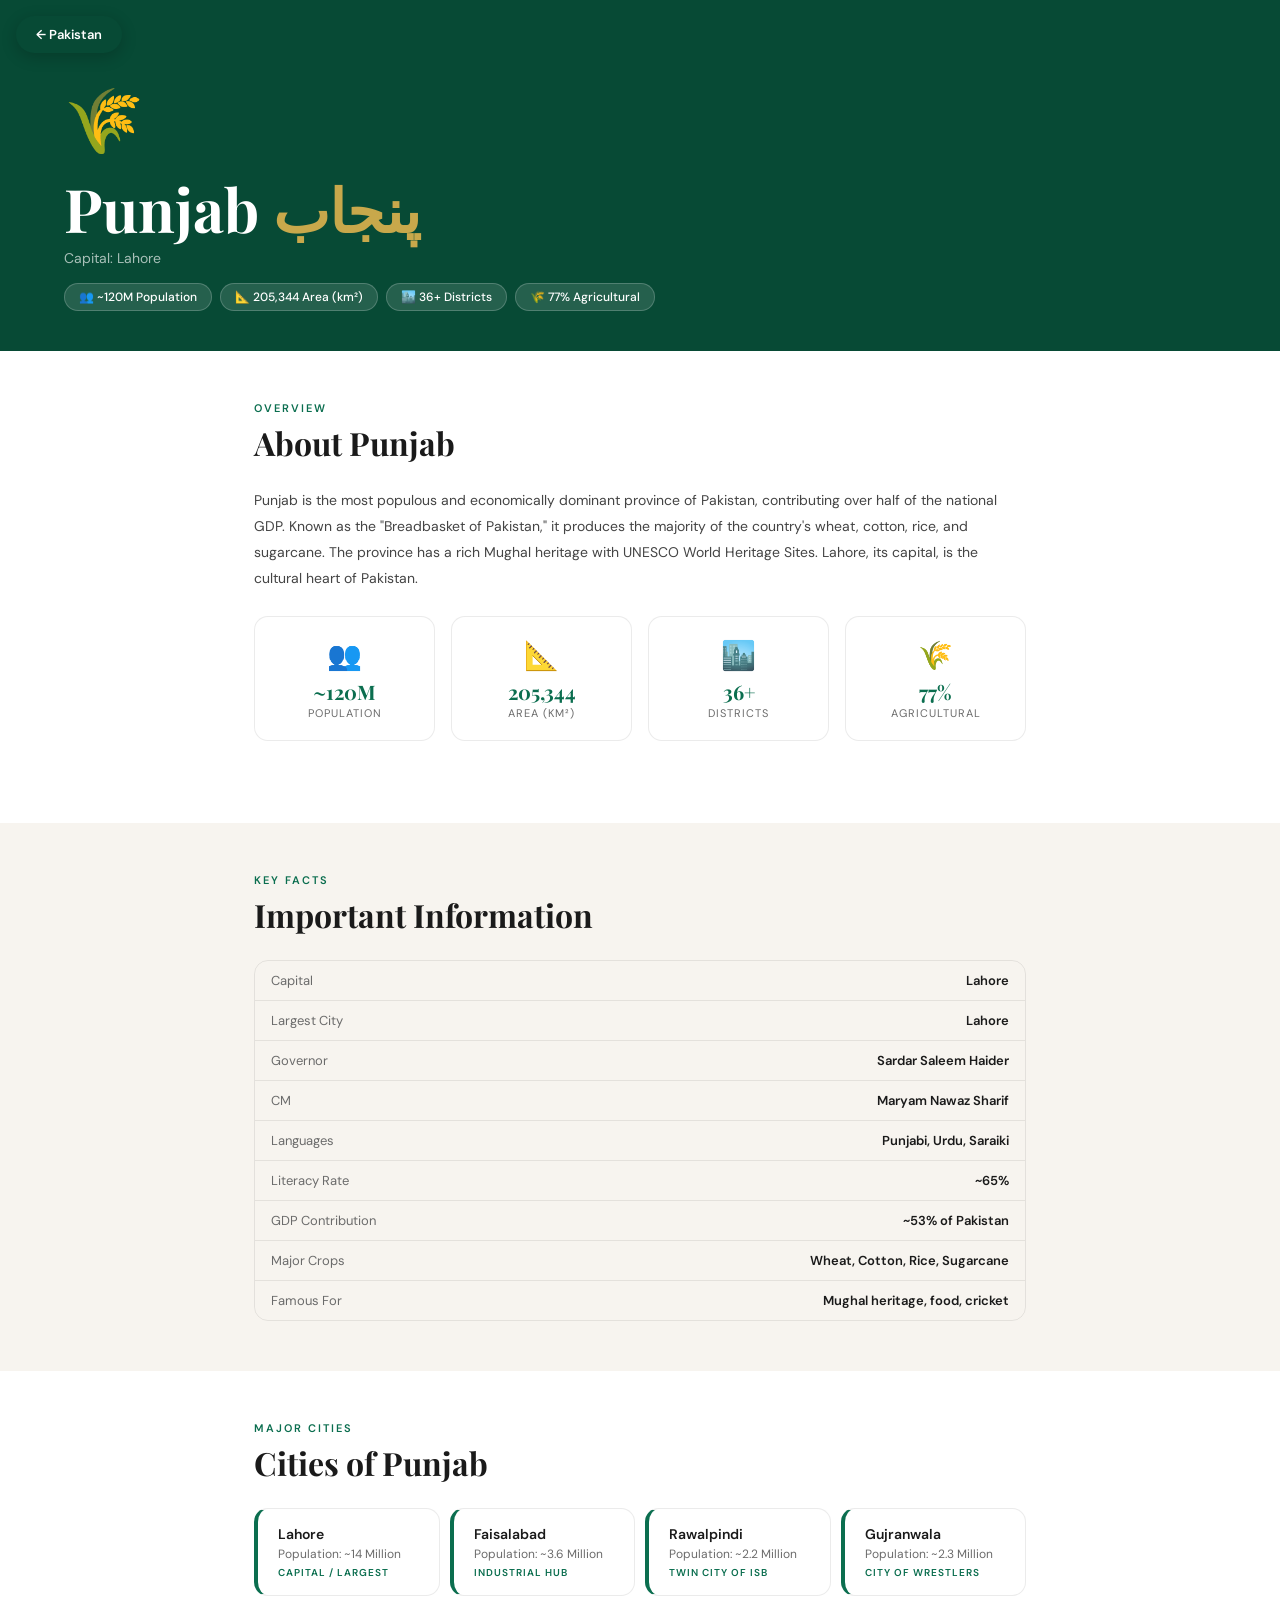
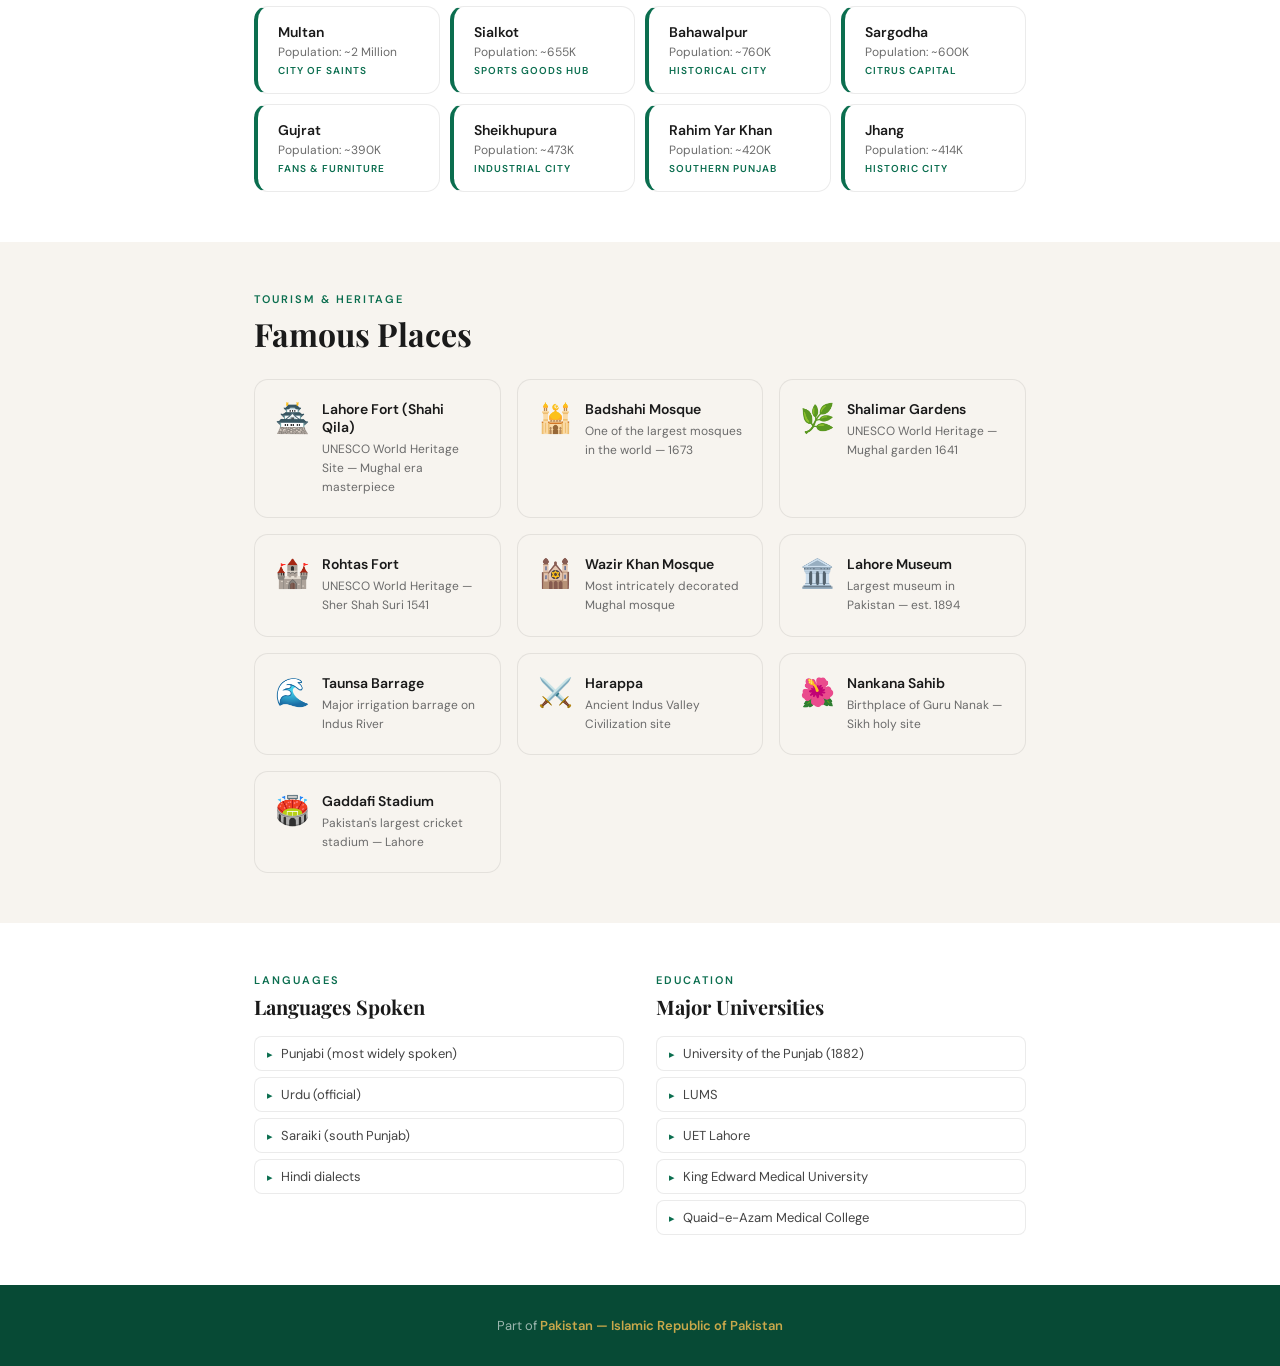
<file: province.html>
<!DOCTYPE html>
<html lang="en">
<head>
  <meta charset="UTF-8" />
  <meta name="viewport" content="width=device-width, initial-scale=1.0, maximum-scale=1.0, user-scalable=no" />
  <title>Province Detail — Pakistan</title>
  <link href="https://fonts.googleapis.com/css2?family=Playfair+Display:wght@400;600;700&family=DM+Sans:wght@300;400;500;600&display=swap" rel="stylesheet" />
  <link rel="icon" href="icon-192.png" type="image/png" />
  <style>
    *, *::before, *::after { margin:0; padding:0; box-sizing:border-box; }
    html { overflow-x: hidden; }
    body { font-family:'DM Sans',sans-serif; background:#f7f4ef; color:#1a1a1a; overflow-x:hidden; }

    :root {
      --green: #0b6e4f;
      --dark:  #074a35;
      --gold:  #c8a84b;
      --cream: #f7f4ef;
      --white: #ffffff;
      --muted: #6b6b6b;
      --border: rgba(0,0,0,0.08);
      --radius: 14px;
    }

    /* BACK BUTTON */
    .back-btn {
      position: fixed; top: 16px; left: 16px; z-index: 100;
      background: var(--dark); color: white;
      border: none; border-radius: 99px;
      padding: 10px 20px; font-size: 13px; font-weight: 600;
      cursor: pointer; display: flex; align-items: center; gap: 8px;
      font-family: 'DM Sans', sans-serif;
      box-shadow: 0 4px 16px rgba(0,0,0,0.2);
      text-decoration: none;
      transition: transform .2s;
    }
    .back-btn:hover { transform: translateX(-3px); }

    /* HERO */
    .prov-hero {
      min-height: 300px;
      display: flex; align-items: flex-end;
      padding: 80px 5% 2.5rem;
      position: relative; overflow: hidden;
    }
    .prov-hero-bg {
      position: absolute; inset: 0;
      background: var(--dark);
    }
    .prov-hero-content { position: relative; z-index: 2; width: 100%; }
    .prov-hero-emoji { font-size: 64px; margin-bottom: 12px; display: block; }
    .prov-hero h1 {
      font-family: 'Playfair Display', serif;
      font-size: clamp(32px, 6vw, 60px);
      font-weight: 700; color: white; line-height: 1.1;
      margin-bottom: 8px;
    }
    .prov-hero h1 em { font-style: normal; color: var(--gold); }
    .prov-capital { font-size: 14px; color: rgba(255,255,255,0.65); margin-bottom: 16px; }
    .prov-badges { display: flex; gap: 8px; flex-wrap: wrap; }
    .prov-badge {
      background: rgba(255,255,255,0.12); border: 1px solid rgba(255,255,255,0.2);
      color: white; font-size: 12px; font-weight: 500;
      padding: 5px 14px; border-radius: 99px;
    }

    /* CONTENT */
    .container { max-width: 900px; margin: 0 auto; padding: 0 5%; }
    section { padding: 50px 0; }
    section:nth-child(even) { background: white; }

    .sec-label { font-size: 11px; font-weight: 600; letter-spacing: 2px; text-transform: uppercase; color: var(--green); display: block; margin-bottom: 6px; }
    .sec-title  { font-family: 'Playfair Display', serif; font-size: clamp(22px,4vw,32px); font-weight: 700; margin-bottom: 1.5rem; }

    /* STATS GRID */
    .stats-grid { display: grid; grid-template-columns: repeat(auto-fill, minmax(160px,1fr)); gap: 1rem; margin-bottom: 2rem; }
    .stat-card { background: white; border-radius: var(--radius); padding: 1.25rem; border: 1px solid var(--border); text-align: center; }
    .stat-icon  { font-size: 28px; margin-bottom: 8px; }
    .stat-val   { font-family: 'Playfair Display', serif; font-size: 20px; font-weight: 700; color: var(--green); line-height: 1; margin-bottom: 4px; }
    .stat-lbl   { font-size: 11px; color: var(--muted); text-transform: uppercase; letter-spacing: 1px; }

    /* CITIES GRID */
    .cities-grid { display: grid; grid-template-columns: repeat(auto-fill, minmax(180px,1fr)); gap: 10px; }
    .city-card {
      background: white; border-radius: var(--radius);
      padding: 1rem 1.25rem; border: 1px solid var(--border);
      border-left: 4px solid var(--green);
      transition: transform .2s, box-shadow .2s;
    }
    .city-card:hover { transform: translateY(-3px); box-shadow: 0 8px 24px rgba(0,0,0,0.1); }
    .city-name { font-size: 14px; font-weight: 600; margin-bottom: 3px; }
    .city-pop  { font-size: 12px; color: var(--muted); }
    .city-type { font-size: 10px; font-weight: 600; color: var(--green); text-transform: uppercase; letter-spacing: 1px; margin-top: 4px; }

    /* PLACES */
    .places-grid { display: grid; grid-template-columns: repeat(auto-fill, minmax(240px,1fr)); gap: 1rem; }
    .place-card {
      background: var(--cream); border-radius: var(--radius);
      padding: 1.25rem; border: 1px solid var(--border);
      display: flex; gap: 12px; align-items: flex-start;
    }
    .place-icon { font-size: 28px; flex-shrink: 0; }
    .place-name { font-size: 14px; font-weight: 600; margin-bottom: 4px; }
    .place-desc { font-size: 12px; color: var(--muted); line-height: 1.6; }

    /* FACTS TABLE */
    .facts-table { border: 1px solid var(--border); border-radius: var(--radius); overflow: hidden; }
    .fact-row { display: flex; justify-content: space-between; gap: 1rem; padding: 11px 16px; font-size: 13px; border-bottom: 1px solid var(--border); }
    .fact-row:last-child { border: none; }
    .fact-row:nth-child(even) { background: var(--cream); }
    .fact-row .k { color: var(--muted); }
    .fact-row .v { font-weight: 600; text-align: right; }

    /* LIST */
    .info-list { display: flex; flex-direction: column; gap: 6px; }
    .info-list li { font-size: 13px; color: #444; padding: 8px 12px; background: white; border-radius: 8px; border: 1px solid var(--border); display: flex; gap: 8px; align-items: flex-start; list-style: none; }
    .info-list li::before { content: '▸'; color: var(--green); flex-shrink: 0; font-size: 11px; margin-top: 2px; }

    /* FOOTER */
    .prov-footer { background: var(--dark); color: rgba(255,255,255,0.6); text-align: center; padding: 2rem; font-size: 13px; }
    .prov-footer a { color: var(--gold); text-decoration: none; font-weight: 600; }

    @media (max-width: 540px) {
      .stats-grid { grid-template-columns: repeat(2,1fr); }
      .cities-grid { grid-template-columns: 1fr 1fr; }
      .places-grid { grid-template-columns: 1fr; }
    }
  </style>
</head>
<body>

<a href="/" class="back-btn">← Pakistan</a>

<div id="prov-page">
  <!-- Injected by JS -->
</div>

<script>
// ── ALL PROVINCE DATA ────────────────────────────────────────
var PROVINCES = {

  punjab: {
    name: 'Punjab',
    urdu: 'پنجاب',
    emoji: '🌾',
    capital: 'Lahore',
    color: '#1a6b3a',
    highlight: 'Breadbasket of Pakistan — Most populous province',
    stats: [
      { icon:'👥', val:'~120M', lbl:'Population'  },
      { icon:'📐', val:'205,344', lbl:'Area (km²)' },
      { icon:'🏙️', val:'36+', lbl:'Districts'     },
      { icon:'🌾', val:'77%', lbl:'Agricultural'  },
    ],
    facts: [
      { k:'Capital',           v:'Lahore'           },
      { k:'Largest City',      v:'Lahore'           },
      { k:'Governor',          v:'Sardar Saleem Haider' },
      { k:'CM',                v:'Maryam Nawaz Sharif' },
      { k:'Languages',         v:'Punjabi, Urdu, Saraiki' },
      { k:'Literacy Rate',     v:'~65%'             },
      { k:'GDP Contribution',  v:'~53% of Pakistan' },
      { k:'Major Crops',       v:'Wheat, Cotton, Rice, Sugarcane' },
      { k:'Famous For',        v:'Mughal heritage, food, cricket' },
    ],
    cities: [
      { name:'Lahore',      pop:'~14 Million',  type:'Capital / Largest' },
      { name:'Faisalabad',  pop:'~3.6 Million', type:'Industrial hub'    },
      { name:'Rawalpindi',  pop:'~2.2 Million', type:'Twin city of ISB'  },
      { name:'Gujranwala',  pop:'~2.3 Million', type:'City of wrestlers' },
      { name:'Multan',      pop:'~2 Million',   type:'City of Saints'    },
      { name:'Sialkot',     pop:'~655K',        type:'Sports goods hub'  },
      { name:'Bahawalpur',  pop:'~760K',        type:'Historical city'   },
      { name:'Sargodha',    pop:'~600K',        type:'Citrus capital'    },
      { name:'Gujrat',      pop:'~390K',        type:'Fans & furniture'  },
      { name:'Sheikhupura', pop:'~473K',        type:'Industrial city'   },
      { name:'Rahim Yar Khan', pop:'~420K',     type:'Southern Punjab'   },
      { name:'Jhang',       pop:'~414K',        type:'Historic city'     },
    ],
    places: [
      { icon:'🏯', name:'Lahore Fort (Shahi Qila)', desc:'UNESCO World Heritage Site — Mughal era masterpiece' },
      { icon:'🕌', name:'Badshahi Mosque',          desc:'One of the largest mosques in the world — 1673' },
      { icon:'🌿', name:'Shalimar Gardens',         desc:'UNESCO World Heritage — Mughal garden 1641' },
      { icon:'🏰', name:'Rohtas Fort',              desc:'UNESCO World Heritage — Sher Shah Suri 1541' },
      { icon:'🕍', name:'Wazir Khan Mosque',        desc:'Most intricately decorated Mughal mosque' },
      { icon:'🏛️', name:'Lahore Museum',           desc:'Largest museum in Pakistan — est. 1894' },
      { icon:'🌊', name:'Taunsa Barrage',           desc:'Major irrigation barrage on Indus River' },
      { icon:'⚔️', name:'Harappa',                 desc:'Ancient Indus Valley Civilization site' },
      { icon:'🌺', name:'Nankana Sahib',            desc:'Birthplace of Guru Nanak — Sikh holy site' },
      { icon:'🏟️', name:'Gaddafi Stadium',         desc:'Pakistan\'s largest cricket stadium — Lahore' },
    ],
    about: 'Punjab is the most populous and economically dominant province of Pakistan, contributing over half of the national GDP. Known as the "Breadbasket of Pakistan," it produces the majority of the country\'s wheat, cotton, rice, and sugarcane. The province has a rich Mughal heritage with UNESCO World Heritage Sites. Lahore, its capital, is the cultural heart of Pakistan.',
    languages: ['Punjabi (most widely spoken)', 'Urdu (official)', 'Saraiki (south Punjab)', 'Hindi dialects'],
    universities: ['University of the Punjab (1882)', 'LUMS', 'UET Lahore', 'King Edward Medical University', 'Quaid-e-Azam Medical College'],
  },

  sindh: {
    name: 'Sindh',
    urdu: 'سندھ',
    emoji: '🌊',
    capital: 'Karachi',
    color: '#1a3a8f',
    highlight: 'Financial capital — Home of Indus Valley Civilization',
    stats: [
      { icon:'👥', val:'~55M',    lbl:'Population' },
      { icon:'📐', val:'140,914', lbl:'Area (km²)' },
      { icon:'🏙️', val:'29',     lbl:'Districts'  },
      { icon:'🌊', val:'350km',   lbl:'Coastline'  },
    ],
    facts: [
      { k:'Capital',          v:'Karachi'          },
      { k:'Largest City',     v:'Karachi'          },
      { k:'Languages',        v:'Sindhi, Urdu, Balochi' },
      { k:'Literacy Rate',    v:'~60%'             },
      { k:'GDP Contribution', v:'~30% of Pakistan' },
      { k:'Major Crops',      v:'Rice, Cotton, Wheat, Sugarcane' },
      { k:'Coastline',        v:'350 km on Arabian Sea' },
      { k:'Famous For',       v:'Finance, ports, ancient civilization' },
    ],
    cities: [
      { name:'Karachi',    pop:'~16-22 Million', type:'Largest city / Financial hub' },
      { name:'Hyderabad',  pop:'~1.7 Million',   type:'2nd largest in Sindh'         },
      { name:'Sukkur',     pop:'~499K',          type:'Northern Sindh hub'           },
      { name:'Larkana',    pop:'~490K',          type:'Birthplace of Bhuttos'        },
      { name:'Nawabshah',  pop:'~360K',          type:'Commercial centre'            },
      { name:'Mirpur Khas',pop:'~233K',          type:'Agricultural hub'             },
      { name:'Jacobabad',  pop:'~200K',          type:'Hottest city in Pakistan'     },
      { name:'Shikarpur',  pop:'~175K',          type:'Historic trading town'        },
      { name:'Khairpur',   pop:'~200K',          type:'Dates capital'                },
      { name:'Dadu',       pop:'~145K',          type:'District headquarters'        },
    ],
    places: [
      { icon:'🏺', name:'Mohenjo-daro',        desc:'UNESCO — 5,000 year old Indus Valley Civilization' },
      { icon:'🕌', name:'Shah Jahan Mosque, Thatta', desc:'UNESCO World Heritage — 17th century Mughal mosque' },
      { icon:'🏰', name:'Makli Necropolis',    desc:'UNESCO — World\'s largest Islamic necropolis' },
      { icon:'⚓', name:'Karachi Port',        desc:'Pakistan\'s busiest and largest seaport' },
      { icon:'🏖️', name:'Clifton Beach',      desc:'Most popular beach in Pakistan — Karachi' },
      { icon:'🦅', name:'Keenjhar Lake',       desc:'2nd largest freshwater lake in Pakistan' },
      { icon:'🌿', name:'Ranikot Fort',        desc:'World\'s largest fort — Sindh' },
      { icon:'🐊', name:'Chotiari Reservoir', desc:'Major water reservoir in Sindh' },
    ],
    about: 'Sindh is the third largest province by area and second largest by population. Karachi, its capital, is Pakistan\'s largest city and financial hub, contributing over 20% of national GDP. The province is home to Mohenjo-daro, one of the world\'s oldest urban settlements. Sindhi culture is rich with music, poetry, and the famous Ajrak textile.',
    languages: ['Sindhi (native)', 'Urdu (official)', 'Balochi', 'Brahui', 'Kutchi'],
    universities: ['University of Karachi', 'NED University', 'University of Sindh, Jamshoro', 'IBA Karachi', 'Dow Medical University'],
  },

  kpk: {
    name: 'Khyber Pakhtunkhwa',
    urdu: 'خیبر پختونخوا',
    emoji: '⛰️',
    capital: 'Peshawar',
    color: '#78350f',
    highlight: 'Gateway to Central Asia — Land of Pashtuns',
    stats: [
      { icon:'👥', val:'~40M',    lbl:'Population' },
      { icon:'📐', val:'101,741', lbl:'Area (km²)' },
      { icon:'🏙️', val:'35',     lbl:'Districts'  },
      { icon:'🌲', val:'17%',    lbl:'Forest cover'},
    ],
    facts: [
      { k:'Capital',          v:'Peshawar'           },
      { k:'Largest City',     v:'Peshawar'           },
      { k:'Languages',        v:'Pashto, Hindko, Urdu' },
      { k:'Literacy Rate',    v:'~53%'               },
      { k:'Former Name',      v:'North-West Frontier Province (NWFP)' },
      { k:'Renamed',          v:'2010 — 18th Amendment' },
      { k:'Famous For',       v:'Pashtun culture, mountains, Swat valley' },
      { k:'Major Crops',      v:'Wheat, Maize, Tobacco, Fruits' },
    ],
    cities: [
      { name:'Peshawar',   pop:'~2.3 Million', type:'Capital — Ancient city'    },
      { name:'Mardan',     pop:'~358K',        type:'2nd largest city'          },
      { name:'Mingora',    pop:'~279K',        type:'Swat Valley hub'           },
      { name:'Abbottabad', pop:'~151K',        type:'Hill station / KAKUL PMA'  },
      { name:'Kohat',      pop:'~163K',        type:'Historic garrison city'    },
      { name:'Dera Ismail Khan', pop:'~228K',  type:'Southern KPK hub'          },
      { name:'Swabi',      pop:'~115K',        type:'District headquarter'      },
      { name:'Nowshera',   pop:'~138K',        type:'Cantonment city'           },
      { name:'Haripur',    pop:'~113K',        type:'Hazara district'           },
      { name:'Battagram',  pop:'~45K',         type:'Northern KPK'              },
    ],
    places: [
      { icon:'🌺', name:'Swat Valley',         desc:'Switzerland of Pakistan — stunning beauty' },
      { icon:'🏔️', name:'Chitral',             desc:'Historic kingdom — Tirich Mir peak nearby' },
      { icon:'🏛️', name:'Peshawar Museum',     desc:'World\'s finest Gandhara art collection' },
      { icon:'🌊', name:'Shogran',             desc:'Beautiful plateau — 2362m altitude'       },
      { icon:'🦅', name:'Nathia Gali',         desc:'Famous hill station near Abbottabad'       },
      { icon:'⛩️', name:'Takht-i-Bahi',        desc:'UNESCO — Buddhist monastery ruins 1st century' },
      { icon:'🌿', name:'Kaghan Valley',       desc:'Stunning valley — Naran & Saiful Muluk lake' },
      { icon:'🏯', name:'Bala Hisar Fort',     desc:'Ancient fort of Peshawar — British era'   },
    ],
    about: 'Khyber Pakhtunkhwa (KPK) is renowned for its fierce Pashtun culture, breathtaking mountain landscapes, and strategic location bordering Afghanistan. The province contains some of Pakistan\'s most scenic valleys — Swat, Chitral, Kaghan. It was a major corridor of the ancient Silk Road and home to Gandhara civilization.',
    languages: ['Pashto (dominant)', 'Hindko', 'Urdu', 'Khowar', 'Shina', 'Kohistani'],
    universities: ['University of Peshawar', 'University of Engineering & Technology Peshawar', 'Abdul Wali Khan University', 'Hazara University'],
  },

  balochistan: {
    name: 'Balochistan',
    urdu: 'بلوچستان',
    emoji: '🏔️',
    capital: 'Quetta',
    color: '#6b3a0f',
    highlight: 'Largest province by area — Rich in natural resources',
    stats: [
      { icon:'👥', val:'~15M',    lbl:'Population' },
      { icon:'📐', val:'347,190', lbl:'Area (km²)' },
      { icon:'🏙️', val:'36',     lbl:'Districts'  },
      { icon:'⛏️', val:'Rich',   lbl:'Resources'  },
    ],
    facts: [
      { k:'Capital',          v:'Quetta'             },
      { k:'Largest City',     v:'Quetta'             },
      { k:'Languages',        v:'Balochi, Brahui, Pashto, Urdu' },
      { k:'Area',             v:'347,190 km² — 44% of Pakistan' },
      { k:'Coastline',        v:'770 km on Arabian Sea'         },
      { k:'Famous For',       v:'CPEC, Gwadar port, natural gas' },
      { k:'Natural Gas',      v:'Largest reserves in Pakistan'  },
      { k:'Border Countries', v:'Iran & Afghanistan'            },
    ],
    cities: [
      { name:'Quetta',    pop:'~1.3 Million', type:'Capital — Fruit city'        },
      { name:'Gwadar',    pop:'~90K',         type:'CPEC — Deep sea port'        },
      { name:'Turbat',    pop:'~180K',        type:'2nd largest city'            },
      { name:'Khuzdar',   pop:'~130K',        type:'Central Balochistan hub'     },
      { name:'Chaman',    pop:'~110K',        type:'Afghanistan border crossing' },
      { name:'Kharan',    pop:'~80K',         type:'District headquarters'       },
      { name:'Nushki',    pop:'~75K',         type:'Near Afghanistan border'     },
      { name:'Panjgur',   pop:'~65K',         type:'Date palms region'           },
      { name:'Sibi',      pop:'~60K',         type:'Historical city — hot climate'},
      { name:'Dera Bugti', pop:'~55K',        type:'Gas fields region'           },
    ],
    places: [
      { icon:'⚓', name:'Gwadar Port',         desc:'CPEC — China Pakistan Economic Corridor hub' },
      { icon:'🌺', name:'Hanna Lake',          desc:'Beautiful lake near Quetta'                  },
      { icon:'🏔️', name:'Ziarat',             desc:'Juniper forest — Jinnah Residency'           },
      { icon:'🦅', name:'Makran Coast',        desc:'770 km scenic Arabian Sea coastline'         },
      { icon:'💎', name:'Reko Diq',            desc:'World\'s 5th largest copper-gold deposit'    },
      { icon:'🌿', name:'Kund Malir Beach',    desc:'Most beautiful beach in Pakistan'            },
      { icon:'🏰', name:'Miri Fort, Khuzdar', desc:'Historic Brahui fort'                         },
      { icon:'🌊', name:'Ormara',             desc:'Scenic coastal town on Arabian Sea'           },
      { icon:'⛰️', name:'Quetta Valley',      desc:'1,680m altitude — fruit orchards'             },
    ],
    about: 'Balochistan is the largest province of Pakistan by area, covering 44% of the total land area. Despite its vast size, it has the smallest population. The province is enormously rich in natural resources — natural gas, coal, copper, gold, and chromite. Gwadar port is the crown jewel of CPEC (China-Pakistan Economic Corridor).',
    languages: ['Balochi', 'Brahui', 'Pashto', 'Urdu', 'Persian (Dari)'],
    universities: ['University of Balochistan', 'Balochistan University of Engineering & Technology', 'Sardar Bahadur Khan University'],
  },

  gilgit: {
    name: 'Gilgit-Baltistan',
    urdu: 'گلگت بلتستان',
    emoji: '❄️',
    capital: 'Gilgit',
    color: '#1e3a5f',
    highlight: 'Roof of the World — K2 & highest peaks on Earth',
    stats: [
      { icon:'👥', val:'~2.4M',  lbl:'Population' },
      { icon:'📐', val:'72,971', lbl:'Area (km²)' },
      { icon:'⛰️', val:'5',     lbl:'8000m+ peaks'},
      { icon:'🏔️', val:'K2',   lbl:'8,611m'      },
    ],
    facts: [
      { k:'Capital',       v:'Gilgit'                       },
      { k:'Status',        v:'Autonomous Territory'         },
      { k:'Languages',     v:'Shina, Balti, Brushaski, Urdu'},
      { k:'Highest Peak',  v:'K2 — 8,611m (2nd in world)'  },
      { k:'Famous For',    v:'K2, Karakoram, trekking'      },
      { k:'Mountain Ranges',v:'Karakoram, Himalayas, Hindu Kush'},
      { k:'Major Pass',    v:'Khunjerab Pass — 4,693m'      },
      { k:'Border',        v:'China (Xinjiang) to the north'},
    ],
    cities: [
      { name:'Gilgit',   pop:'~250K', type:'Capital'           },
      { name:'Skardu',   pop:'~150K', type:'Gateway to K2'     },
      { name:'Hunza',    pop:'~60K',  type:'Tourist paradise'  },
      { name:'Ghanche',  pop:'~50K',  type:'Siachen region'    },
      { name:'Ghizer',   pop:'~45K',  type:'Remote district'   },
      { name:'Chilas',   pop:'~40K',  type:'Diamer district'   },
      { name:'Shigar',   pop:'~35K',  type:'Near K2 base camp' },
      { name:'Khaplu',   pop:'~30K',  type:'Ghanche capital'   },
    ],
    places: [
      { icon:'⛰️', name:'K2 — 8,611m',        desc:"World's 2nd highest peak — Karakoram Range" },
      { icon:'🌄', name:'Hunza Valley',        desc:'Most beautiful valley — paradise on Earth'  },
      { icon:'🏔️', name:'Deosai Plains',      desc:"World's 2nd highest plateau — 4,114m"       },
      { icon:'💧', name:'Attabad Lake',        desc:'Stunning turquoise lake formed in 2010'      },
      { icon:'🛣️', name:'Karakoram Highway',  desc:"World's highest paved international road"    },
      { icon:'🦅', name:'Khunjerab Pass',      desc:'4,693m — China-Pakistan border crossing'    },
      { icon:'🏰', name:'Baltit Fort',         desc:'800 year old fort — UNESCO tentative list'  },
      { icon:'🌊', name:'Shangrila Resort',    desc:'Lower Kachura Lake — natural beauty'        },
      { icon:'⛷️', name:'Naltar Valley',       desc:'Skiing destination — colorful lakes'        },
    ],
    about: 'Gilgit-Baltistan is an autonomous territory in the extreme north of Pakistan. It is home to the highest concentration of tall mountains in the world — including K2 (8,611m), the second highest peak. The region has three of the world\'s greatest mountain ranges: Karakoram, Himalayas, and Hindu Kush.',
    languages: ['Shina', 'Balti', 'Brushaski', 'Khowar', 'Wakhi', 'Urdu'],
    universities: ['Karakoram International University', 'University of Baltistan'],
  },

  azad_kashmir: {
    name: 'Azad Kashmir',
    urdu: 'آزاد کشمیر',
    emoji: '🏡',
    capital: 'Muzaffarabad',
    color: '#2d5016',
    highlight: 'Autonomous Territory — Scenic valleys & mountains',
    stats: [
      { icon:'👥', val:'~5.5M',  lbl:'Population' },
      { icon:'📐', val:'13,297', lbl:'Area (km²)' },
      { icon:'🏙️', val:'10',    lbl:'Districts'  },
      { icon:'🌊', val:'2',     lbl:'Major rivers'},
    ],
    facts: [
      { k:'Capital',      v:'Muzaffarabad'         },
      { k:'Status',       v:'Autonomous Territory' },
      { k:'Languages',    v:'Kashmiri, Pahari, Urdu'},
      { k:'President',    v:'Sultan Mehmood Chaudhry'},
      { k:'PM',           v:'Chaudhry Anwar ul Haq' },
      { k:'Rivers',       v:'Jhelum & Neelum'      },
      { k:'Famous For',   v:'Scenic beauty, Kashmir conflict' },
      { k:'Highest Peak', v:'Sarwali — 6,326m'     },
    ],
    cities: [
      { name:'Muzaffarabad', pop:'~720K', type:'Capital'             },
      { name:'Mirpur',       pop:'~456K', type:'Largest city'        },
      { name:'Rawalakot',    pop:'~100K', type:'Poonch division hub' },
      { name:'Kotli',        pop:'~95K',  type:'District capital'    },
      { name:'Bagh',         pop:'~80K',  type:'Scenic district'     },
      { name:'Bhimber',      pop:'~75K',  type:'Southern AJK'        },
      { name:'Pallandri',    pop:'~30K',  type:'Sudhnati district'   },
      { name:'Hajira',       pop:'~25K',  type:'Poonch district'     },
    ],
    places: [
      { icon:'🌊', name:'Neelum Valley',     desc:'Stunning valley — Neelum River flows through' },
      { icon:'🏔️', name:'Shounter Lake',    desc:'Beautiful alpine lake at high altitude'        },
      { icon:'🌿', name:'Leepa Valley',     desc:'One of the most beautiful valleys in AJK'      },
      { icon:'🏰', name:'Red Fort, Muzaffarabad', desc:'Historic fort overlooking the city'      },
      { icon:'🌺', name:'Ratti Gali Lake',  desc:'High altitude glacial lake — stunning view'    },
      { icon:'⛩️', name:'Toli Pir',        desc:'Hill station with panoramic views'             },
      { icon:'🌊', name:'Jhelum River',     desc:'Major river flowing through AJK'               },
      { icon:'🦅', name:'Sudhan Gali',      desc:'Beautiful hill station in Bagh district'       },
    ],
    about: 'Azad Jammu & Kashmir (AJK) is a self-governing territory administered by Pakistan. Known for its breathtaking natural beauty — from the Neelum Valley to alpine lakes — it attracts thousands of tourists annually. The territory has been at the center of the Kashmir conflict since 1947.',
    languages: ['Kashmiri', 'Pahari (Hindko)', 'Urdu', 'Gojri', 'Shina'],
    universities: ['University of Azad Jammu & Kashmir', 'Mirpur University of Science & Technology'],
  },
};

// ── RENDER PAGE ───────────────────────────────────────────────
function renderProvince(key) {
  var p = PROVINCES[key];
  if (!p) {
    document.getElementById('prov-page').innerHTML =
      '<div style="text-align:center;padding:100px 20px;"><h2>Province not found</h2><a href="index.html">← Back</a></div>';
    return;
  }

  document.title = p.name + ' — Pakistan';

  var statsHtml = p.stats.map(function(s) {
    return '<div class="stat-card"><div class="stat-icon">' + s.icon + '</div><div class="stat-val">' + s.val + '</div><div class="stat-lbl">' + s.lbl + '</div></div>';
  }).join('');

  var factsHtml = p.facts.map(function(f) {
    return '<div class="fact-row"><span class="k">' + f.k + '</span><span class="v">' + f.v + '</span></div>';
  }).join('');

  var citiesHtml = p.cities.map(function(c) {
    return '<div class="city-card"><div class="city-name">' + c.name + '</div><div class="city-pop">Population: ' + c.pop + '</div><div class="city-type">' + c.type + '</div></div>';
  }).join('');

  var placesHtml = p.places.map(function(pl) {
    return '<div class="place-card"><div class="place-icon">' + pl.icon + '</div><div><div class="place-name">' + pl.name + '</div><div class="place-desc">' + pl.desc + '</div></div></div>';
  }).join('');

  var langsHtml = p.languages.map(function(l) {
    return '<li>' + l + '</li>';
  }).join('');

  var uniHtml = p.universities ? p.universities.map(function(u) {
    return '<li>' + u + '</li>';
  }).join('') : '';

  document.getElementById('prov-page').innerHTML =
    // HERO
    '<div class="prov-hero" style="background: linear-gradient(160deg,' + p.color + ' 0%, #1a1a1a 100%);">' +
      '<div class="prov-hero-bg"></div>' +
      '<div class="prov-hero-content">' +
        '<span class="prov-hero-emoji">' + p.emoji + '</span>' +
        '<h1>' + p.name + ' <em>' + p.urdu + '</em></h1>' +
        '<div class="prov-capital">Capital: ' + p.capital + '</div>' +
        '<div class="prov-badges">' +
          p.stats.map(function(s){ return '<span class="prov-badge">' + s.icon + ' ' + s.val + ' ' + s.lbl + '</span>'; }).join('') +
        '</div>' +
      '</div>' +
    '</div>' +

    // ABOUT
    '<section><div class="container">' +
      '<span class="sec-label">Overview</span>' +
      '<h2 class="sec-title">About ' + p.name + '</h2>' +
      '<p style="font-size:14px;color:#444;line-height:1.85;margin-bottom:1.5rem;">' + p.about + '</p>' +
      '<div class="stats-grid">' + statsHtml + '</div>' +
    '</div></section>' +

    // KEY FACTS
    '<section><div class="container">' +
      '<span class="sec-label">Key Facts</span>' +
      '<h2 class="sec-title">Important Information</h2>' +
      '<div class="facts-table">' + factsHtml + '</div>' +
    '</div></section>' +

    // CITIES
    '<section><div class="container">' +
      '<span class="sec-label">Major Cities</span>' +
      '<h2 class="sec-title">Cities of ' + p.name + '</h2>' +
      '<div class="cities-grid">' + citiesHtml + '</div>' +
    '</div></section>' +

    // FAMOUS PLACES
    '<section><div class="container">' +
      '<span class="sec-label">Tourism & Heritage</span>' +
      '<h2 class="sec-title">Famous Places</h2>' +
      '<div class="places-grid">' + placesHtml + '</div>' +
    '</div></section>' +

    // LANGUAGES & UNIVERSITIES
    '<section><div class="container" style="display:grid;grid-template-columns:1fr 1fr;gap:2rem;">' +
      '<div>' +
        '<span class="sec-label">Languages</span>' +
        '<h2 class="sec-title" style="font-size:20px;margin-bottom:1rem;">Languages Spoken</h2>' +
        '<ul class="info-list">' + langsHtml + '</ul>' +
      '</div>' +
      (uniHtml ? '<div>' +
        '<span class="sec-label">Education</span>' +
        '<h2 class="sec-title" style="font-size:20px;margin-bottom:1rem;">Major Universities</h2>' +
        '<ul class="info-list">' + uniHtml + '</ul>' +
      '</div>' : '') +
    '</div></section>' +

    // FOOTER
    '<div class="prov-footer">' +
      '<p>Part of <a href="index.html">Pakistan — Islamic Republic of Pakistan</a></p>' +
    '</div>';

  // Add responsive fix for languages/universities section on mobile
  var twoCol = document.querySelector('section:last-of-type .container');
  if (twoCol && window.innerWidth < 540) {
    twoCol.style.gridTemplateColumns = '1fr';
  }
}

// ── INIT ──────────────────────────────────────────────────────
window.addEventListener('DOMContentLoaded', function() {
  var params = new URLSearchParams(window.location.search);
  var prov   = params.get('p') || 'punjab';
  renderProvince(prov.toLowerCase().replace(/\s+/g,'_').replace(/-/g,'_'));
});
</script>

</body>
</html>
</file>
